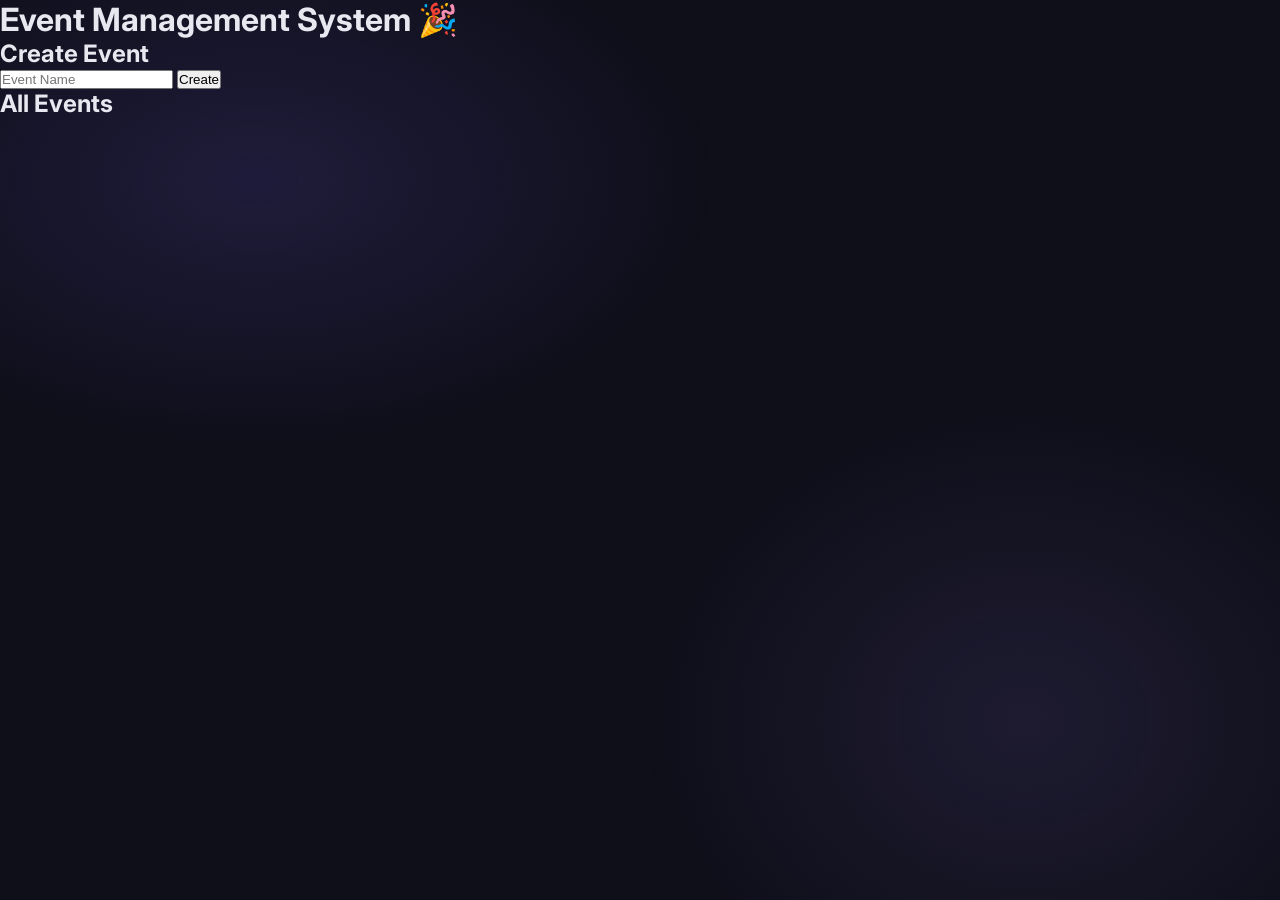
<file: frontend/index.html>
<!DOCTYPE html>
<html>

<head>
    <title>Event Manager</title>
    <link rel="stylesheet" href="style.css">
</head>

<body>

    <h1>Event Management System 🎉</h1>

    <h2>Create Event</h2>
    <input type="text" id="eventName" placeholder="Event Name">
    <button onclick="addEvent()">Create</button>

    <h2>All Events</h2>
    <ul id="eventList"></ul>

    <script src="script.js"></script>
</body>

</html>
</file>
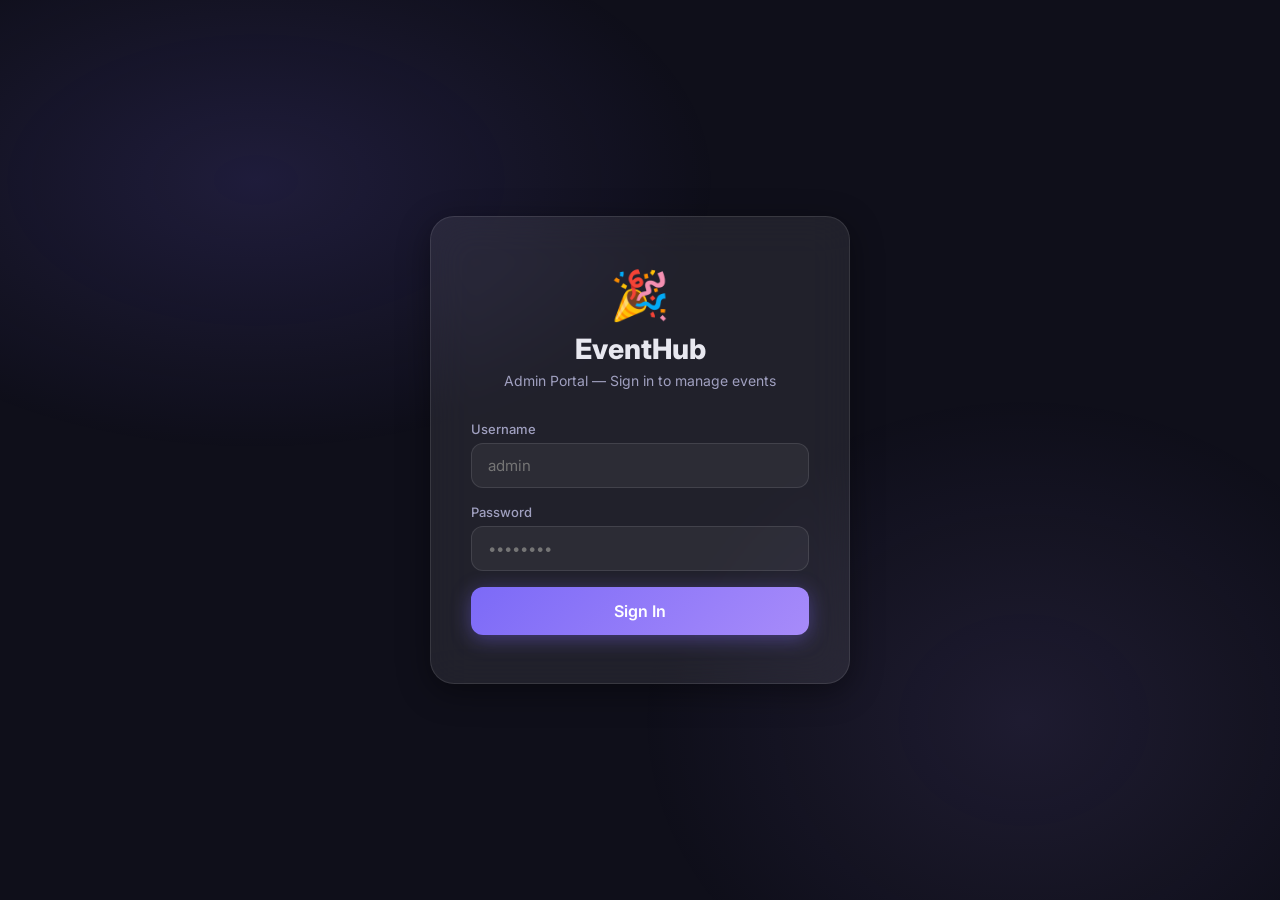
<file: frontend/dashboard.html>
<!DOCTYPE html>
<html lang="en" data-theme="dark">
<head>
  <meta charset="UTF-8">
  <meta name="viewport" content="width=device-width, initial-scale=1.0">
  <title>Dashboard — EventHub</title>
  <meta name="description" content="Admin dashboard to create, manage and track events">
  <link rel="stylesheet" href="style.css">
  <script src="config.js"></script>
</head>
<body>

  <!-- Auth guard -->
  <script>
    if (!localStorage.getItem("token")) {
      window.location.href = "login.html";
    }
    // Restore theme
    const saved = localStorage.getItem("theme") || "dark";
    document.documentElement.setAttribute("data-theme", saved);
  </script>

  <!-- NAVBAR -->
  <nav class="navbar">
    <div class="nav-brand">
      <span>🎉</span> EventHub
    </div>
    <div class="nav-actions">
      <button class="theme-toggle" id="themeToggle" onclick="toggleTheme()" title="Toggle dark/light mode"></button>
      <button class="btn btn-ghost btn-sm" onclick="logout()">🚪 Logout</button>
    </div>
  </nav>

  <!-- MAIN CONTENT -->
  <div class="dashboard-container">

    <!-- STATS ROW -->
    <div class="stats-grid" id="statsGrid">
      <div class="stat-card">
        <div class="stat-icon purple">📅</div>
        <div class="stat-info"><h3 id="statTotal">—</h3><p>Total Events</p></div>
      </div>
      <div class="stat-card">
        <div class="stat-icon green">🚀</div>
        <div class="stat-info"><h3 id="statUpcoming">—</h3><p>Upcoming Events</p></div>
      </div>
      <div class="stat-card">
        <div class="stat-icon blue">👥</div>
        <div class="stat-info"><h3 id="statRegs">—</h3><p>Total Registrations</p></div>
      </div>
      <div class="stat-card">
        <div class="stat-icon orange">🏷️</div>
        <div class="stat-info"><h3 id="statCats">—</h3><p>Categories</p></div>
      </div>
    </div>

    <!-- CREATE EVENT FORM -->
    <div class="section-card">
      <div class="section-title">✨ Create New Event</div>
      <div class="form-grid">
        <div class="form-field">
          <label for="eventName">Event Name *</label>
          <input type="text" id="eventName" placeholder="e.g. Tech Summit 2026">
        </div>
        <div class="form-field">
          <label for="eventCategory">Category</label>
          <select id="eventCategory">
            <option value="General">🌐 General</option>
            <option value="Conference">🎤 Conference</option>
            <option value="Workshop">🛠️ Workshop</option>
            <option value="Party">🎊 Party</option>
            <option value="Webinar">💻 Webinar</option>
            <option value="Other">📌 Other</option>
          </select>
        </div>
        <div class="form-field">
          <label for="eventDate">Date</label>
          <input type="date" id="eventDate">
        </div>
        <div class="form-field">
          <label for="eventCapacity">Capacity</label>
          <input type="number" id="eventCapacity" placeholder="100" min="1">
        </div>
        <div class="form-field">
          <label for="eventLocation">Location</label>
          <input type="text" id="eventLocation" placeholder="e.g. Mumbai Convention Center">
        </div>
        <div class="form-field">
          <label for="eventDescription">Description</label>
          <input type="text" id="eventDescription" placeholder="Short description...">
        </div>
      </div>
      <div style="margin-top:20px; display:flex; justify-content:flex-end;">
        <button class="btn btn-primary" style="width:auto; padding:12px 28px;" id="createBtn" onclick="addEvent()">
          ✨ Create Event
        </button>
      </div>
    </div>

    <!-- EVENTS LIST -->
    <div class="section-card">
      <div class="section-title">📋 All Events</div>

      <!-- Search & Filter toolbar -->
      <div class="toolbar">
        <div class="search-wrap">
          <span class="search-icon">🔍</span>
          <input type="text" id="searchInput" placeholder="Search events by name, location..." oninput="onSearch()">
        </div>
        <select class="filter-select" id="filterCategory" onchange="onSearch()">
          <option value="All">All Categories</option>
          <option value="General">🌐 General</option>
          <option value="Conference">🎤 Conference</option>
          <option value="Workshop">🛠️ Workshop</option>
          <option value="Party">🎊 Party</option>
          <option value="Webinar">💻 Webinar</option>
          <option value="Other">📌 Other</option>
        </select>
      </div>

      <div id="eventList"><div class="empty-state"><div class="empty-icon">⏳</div><p>Loading events...</p></div></div>
    </div>

  </div>

  <!-- ===== TOAST ===== -->
  <div class="toast-container" id="toastContainer"></div>

  <!-- ===== EDIT MODAL ===== -->
  <div class="modal-overlay" id="editModal">
    <div class="modal">
      <div class="modal-header">
        <div class="modal-title">✏️ Edit Event</div>
        <button class="modal-close" onclick="closeModal('editModal')">✕</button>
      </div>
      <div class="form-grid">
        <div class="form-field">
          <label>Event Name *</label>
          <input type="text" id="editName" placeholder="Event Name">
        </div>
        <div class="form-field">
          <label>Category</label>
          <select id="editCategory">
            <option value="General">🌐 General</option>
            <option value="Conference">🎤 Conference</option>
            <option value="Workshop">🛠️ Workshop</option>
            <option value="Party">🎊 Party</option>
            <option value="Webinar">💻 Webinar</option>
            <option value="Other">📌 Other</option>
          </select>
        </div>
        <div class="form-field">
          <label>Date</label>
          <input type="date" id="editDate">
        </div>
        <div class="form-field">
          <label>Capacity</label>
          <input type="number" id="editCapacity" min="1">
        </div>
        <div class="form-field full">
          <label>Location</label>
          <input type="text" id="editLocation" placeholder="Location">
        </div>
        <div class="form-field full">
          <label>Description</label>
          <input type="text" id="editDescription" placeholder="Description">
        </div>
      </div>
      <div class="modal-footer">
        <button class="btn btn-ghost" onclick="closeModal('editModal')">Cancel</button>
        <button class="btn btn-primary" style="width:auto;" onclick="saveEdit()">💾 Save Changes</button>
      </div>
    </div>
  </div>

  <!-- ===== DELETE CONFIRM MODAL ===== -->
  <div class="modal-overlay" id="deleteModal">
    <div class="modal" style="max-width:400px; text-align:center;">
      <div class="confirm-icon">🗑️</div>
      <div class="confirm-title">Delete Event?</div>
      <p class="confirm-text">This will permanently delete</p>
      <p class="confirm-text" id="deleteEventName" style="font-weight:700; color:var(--text); font-size:16px; margin:8px 0;"></p>
      <p class="confirm-text">All registrations for this event will also be removed.</p>
      <div class="modal-footer" style="justify-content:center; margin-top:20px;">
        <button class="btn btn-ghost" onclick="closeModal('deleteModal')">Cancel</button>
        <button class="btn btn-danger" onclick="confirmDelete()">🗑️ Delete</button>
      </div>
    </div>
  </div>

  <!-- ===== REGISTRATIONS MODAL ===== -->
  <div class="modal-overlay" id="regsModal">
    <div class="modal">
      <div class="modal-header">
        <div class="modal-title">👥 Registrations</div>
        <button class="modal-close" onclick="closeModal('regsModal')">✕</button>
      </div>
      <p style="font-size:13px; color:var(--text2); margin-bottom:16px;" id="regsEventName"></p>
      <div id="regsList"></div>
    </div>
  </div>

  <!-- ===== REGISTER MODAL ===== -->
  <div class="modal-overlay" id="registerModal">
    <div class="modal" style="max-width:400px;">
      <div class="modal-header">
        <div class="modal-title">🎟️ Register for Event</div>
        <button class="modal-close" onclick="closeModal('registerModal')">✕</button>
      </div>
      <p style="font-size:13px; color:var(--text2); margin-bottom:20px;" id="registerEventName"></p>
      <div class="form-field" style="margin-bottom:14px;">
        <label>Your Name *</label>
        <input type="text" id="regName" placeholder="John Doe">
      </div>
      <div class="form-field">
        <label>Email *</label>
        <input type="email" id="regEmail" placeholder="john@example.com">
      </div>
      <div class="modal-footer">
        <button class="btn btn-ghost" onclick="closeModal('registerModal')">Cancel</button>
        <button class="btn btn-success" onclick="submitRegistration()">🎟️ Register</button>
      </div>
    </div>
  </div>

  <script>
    // API is loaded from config.js
    let editingId = null;
    let deletingId = null;
    let registeringId = null;
    let searchTimer = null;

    // ============ THEME ============
    function toggleTheme() {
      const html = document.documentElement;
      const current = html.getAttribute("data-theme");
      const next = current === "dark" ? "light" : "dark";
      html.setAttribute("data-theme", next);
      localStorage.setItem("theme", next);
    }

    // ============ TOAST ============
    function showToast(msg, type = "info") {
      const c = document.getElementById("toastContainer");
      const t = document.createElement("div");
      t.className = `toast ${type}`;
      const icons = { success: "✅", error: "❌", info: "ℹ️" };
      t.innerHTML = `<span>${icons[type] || "ℹ️"}</span><span>${msg}</span>`;
      c.appendChild(t);
      setTimeout(() => t.remove(), 3500);
    }

    // ============ MODAL ============
    function openModal(id) { document.getElementById(id).classList.add("active"); }
    function closeModal(id) { document.getElementById(id).classList.remove("active"); }

    // Close modal on overlay click
    document.querySelectorAll(".modal-overlay").forEach(overlay => {
      overlay.addEventListener("click", e => { if (e.target === overlay) overlay.classList.remove("active"); });
    });

    // ============ STATS ============
    async function loadStats() {
      try {
        const res = await fetch(`${API}/stats`);
        const data = await res.json();
        document.getElementById("statTotal").textContent = data.totalEvents;
        document.getElementById("statUpcoming").textContent = data.upcomingEvents;
        document.getElementById("statRegs").textContent = data.totalRegistrations;

        const evRes = await fetch(`${API}/events`);
        const events = await evRes.json();
        const cats = new Set(events.map(e => e.category).filter(Boolean));
        document.getElementById("statCats").textContent = cats.size;
      } catch { /* silently fail */ }
    }

    // ============ LOAD EVENTS ============
    async function getEvents() {
      const search = document.getElementById("searchInput").value.trim();
      const category = document.getElementById("filterCategory").value;

      const params = new URLSearchParams();
      if (search) params.append("search", search);
      if (category && category !== "All") params.append("category", category);

      try {
        const res = await fetch(`${API}/events?${params}`);
        const events = await res.json();
        renderEvents(events);
      } catch {
        showToast("Failed to load events", "error");
      }
    }

    function renderEvents(events) {
      const list = document.getElementById("eventList");
      if (!events.length) {
        list.innerHTML = `<div class="empty-state"><div class="empty-icon">🗂️</div><h3>No events found</h3><p>Create your first event above or adjust your search.</p></div>`;
        return;
      }

      const catClass = { Conference:"badge-conference", Workshop:"badge-workshop", Party:"badge-party", Webinar:"badge-webinar", General:"badge-general", Other:"badge-other" };

      list.innerHTML = `<div class="events-grid">${events.map(ev => {
        const badge = catClass[ev.category] || "badge-general";
        const dateStr = ev.date ? new Date(ev.date + "T00:00").toLocaleDateString("en-IN", { day:"2-digit", month:"short", year:"numeric" }) : "TBA";
        const descText = ev.description ? ev.description.substring(0, 80) + (ev.description.length > 80 ? "…" : "") : "No description";
        return `
        <div class="event-card" id="card-${ev._id}">
          <div class="card-header">
            <div class="card-title">${ev.name}</div>
            <span class="badge ${badge}">${ev.category || "General"}</span>
          </div>
          <div class="card-meta">
            <div class="card-meta-item"><span>📅</span><span>${dateStr}</span></div>
            <div class="card-meta-item"><span>📍</span><span>${ev.location || "Location TBA"}</span></div>
            <div class="card-meta-item"><span>🪑</span><span>Capacity: ${ev.capacity || 100}</span></div>
          </div>
          <div class="card-desc">${descText}</div>
          <div class="card-footer">
            <div class="reg-count" onclick="viewRegistrations('${ev._id}','${ev.name.replace(/'/g,"\\'")}')">
              👥 Registered <span class="count-badge">${ev.registrationCount || 0}</span>
            </div>
            <div class="card-actions">
              <button class="btn btn-success btn-sm" onclick="openRegisterModal('${ev._id}','${ev.name.replace(/'/g,"\\'")}')">🎟️ Join</button>
              <button class="btn btn-edit btn-sm" onclick="openEditModal('${ev._id}','${ev.name.replace(/'/g,"\\'")}','${ev.date||""}','${ev.location||""}','${ev.description||""}','${ev.category||"General"}','${ev.capacity||100}')">✏️ Edit</button>
              <button class="btn btn-danger btn-sm" onclick="openDeleteModal('${ev._id}','${ev.name.replace(/'/g,"\\'")}')">🗑️</button>
            </div>
          </div>
        </div>`;
      }).join("")}</div>`;
    }

    // ============ SEARCH (debounced) ============
    function onSearch() {
      clearTimeout(searchTimer);
      searchTimer = setTimeout(getEvents, 300);
    }

    // ============ CREATE EVENT ============
    async function addEvent() {
      const name = document.getElementById("eventName").value.trim();
      if (!name) { showToast("Event name is required!", "error"); return; }

      const btn = document.getElementById("createBtn");
      btn.innerHTML = `<span class="spinner"></span> Creating...`;
      btn.disabled = true;

      const payload = {
        name,
        date:        document.getElementById("eventDate").value,
        location:    document.getElementById("eventLocation").value,
        description: document.getElementById("eventDescription").value,
        category:    document.getElementById("eventCategory").value,
        capacity:    parseInt(document.getElementById("eventCapacity").value) || 100
      };

      try {
        const res = await fetch(`${API}/events`, {
          method: "POST",
          headers: { "Content-Type": "application/json" },
          body: JSON.stringify(payload)
        });
        if (res.ok) {
          showToast("Event created successfully! 🎉", "success");
          ["eventName","eventDate","eventLocation","eventDescription","eventCapacity"].forEach(id => document.getElementById(id).value = "");
          document.getElementById("eventCategory").value = "General";
          getEvents(); loadStats();
        } else {
          const d = await res.json();
          showToast(d.message || "Failed to create event", "error");
        }
      } catch { showToast("Server error", "error"); }

      btn.innerHTML = "✨ Create Event";
      btn.disabled = false;
    }

    // ============ DELETE ============
    function openDeleteModal(id, name) {
      deletingId = id;
      document.getElementById("deleteEventName").textContent = `"${name}"`;
      openModal("deleteModal");
    }

    async function confirmDelete() {
      if (!deletingId) return;
      try {
        await fetch(`${API}/events/${deletingId}`, { method: "DELETE" });
        showToast("Event deleted", "success");
        closeModal("deleteModal");
        getEvents(); loadStats();
      } catch { showToast("Delete failed", "error"); }
      deletingId = null;
    }

    // ============ EDIT ============
    function openEditModal(id, name, date, location, description, category, capacity) {
      editingId = id;
      document.getElementById("editName").value = name;
      document.getElementById("editDate").value = date;
      document.getElementById("editLocation").value = location;
      document.getElementById("editDescription").value = description;
      document.getElementById("editCategory").value = category;
      document.getElementById("editCapacity").value = capacity;
      openModal("editModal");
    }

    async function saveEdit() {
      const name = document.getElementById("editName").value.trim();
      if (!name) { showToast("Event name required", "error"); return; }

      try {
        const res = await fetch(`${API}/events/${editingId}`, {
          method: "PUT",
          headers: { "Content-Type": "application/json" },
          body: JSON.stringify({
            name,
            date:        document.getElementById("editDate").value,
            location:    document.getElementById("editLocation").value,
            description: document.getElementById("editDescription").value,
            category:    document.getElementById("editCategory").value,
            capacity:    parseInt(document.getElementById("editCapacity").value) || 100
          })
        });
        if (res.ok) {
          showToast("Event updated! ✅", "success");
          closeModal("editModal");
          getEvents();
        } else { showToast("Update failed", "error"); }
      } catch { showToast("Server error", "error"); }
    }

    // ============ REGISTRATIONS VIEWER ============
    async function viewRegistrations(eventId, eventName) {
      document.getElementById("regsEventName").textContent = `Showing registrations for: ${eventName}`;
      document.getElementById("regsList").innerHTML = `<div style="text-align:center; padding:20px; color:var(--text2)"><span class="spinner" style="border-color:var(--border); border-top-color:var(--accent);"></span></div>`;
      openModal("regsModal");

      try {
        const res = await fetch(`${API}/registrations/${eventId}`);
        const regs = await res.json();
        if (!regs.length) {
          document.getElementById("regsList").innerHTML = `<div class="empty-state" style="padding:30px"><div class="empty-icon">👻</div><h3>No Registrations Yet</h3><p>Be the first to register!</p></div>`;
          return;
        }
        document.getElementById("regsList").innerHTML = `
          <div class="reg-list">
            ${regs.map((r, i) => `
              <div class="reg-item">
                <div class="reg-avatar">${r.userName ? r.userName[0].toUpperCase() : "?"}</div>
                <div class="reg-info">
                  <h4>${r.userName || "Unknown"}</h4>
                  <p>${r.userEmail || ""} • ${new Date(r.registeredAt).toLocaleDateString()}</p>
                </div>
              </div>`).join("")}
          </div>`;
      } catch { document.getElementById("regsList").innerHTML = `<p style="color:var(--danger)">Failed to load registrations.</p>`; }
    }

    // ============ REGISTER FOR EVENT ============
    function openRegisterModal(id, name) {
      registeringId = id;
      document.getElementById("registerEventName").textContent = `Registering for: ${name}`;
      document.getElementById("regName").value = "";
      document.getElementById("regEmail").value = "";
      openModal("registerModal");
    }

    async function submitRegistration() {
      const userName = document.getElementById("regName").value.trim();
      const userEmail = document.getElementById("regEmail").value.trim();
      if (!userName || !userEmail) { showToast("Name and email required", "error"); return; }

      try {
        const res = await fetch(`${API}/register`, {
          method: "POST",
          headers: { "Content-Type": "application/json" },
          body: JSON.stringify({ eventId: registeringId, userName, userEmail })
        });
        const data = await res.json();
        if (res.ok) {
          showToast("Registered successfully! 🎉", "success");
          closeModal("registerModal");
          getEvents(); loadStats();
        } else { showToast(data.message || "Registration failed", "error"); }
      } catch { showToast("Server error", "error"); }
    }

    // ============ LOGOUT ============
    function logout() {
      localStorage.removeItem("token");
      window.location.href = "login.html";
    }

    // ============ INIT ============
    getEvents();
    loadStats();
  </script>
</body>
</html>
</file>
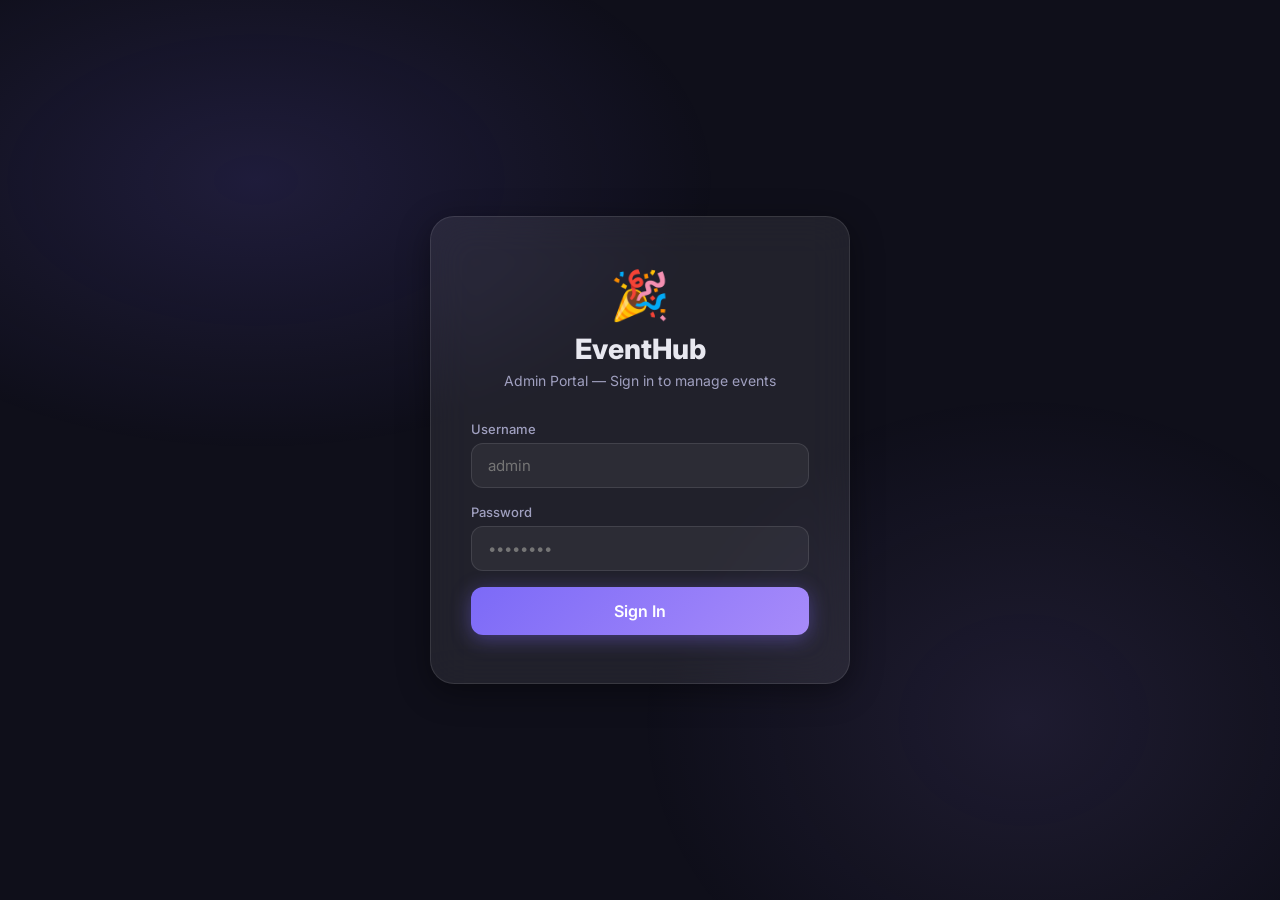
<file: frontend/login.html>
<!DOCTYPE html>
<html lang="en" data-theme="dark">
<head>
  <meta charset="UTF-8">
  <meta name="viewport" content="width=device-width, initial-scale=1.0">
  <title>Admin Login — EventHub</title>
  <meta name="description" content="Secure admin login for EventHub event management platform">
  <link rel="stylesheet" href="style.css">
  <script src="config.js"></script>
</head>
<body>
  <div class="login-container">
    <div class="login-box">
      <div class="login-logo">🎉</div>
      <h1>EventHub</h1>
      <p class="login-subtitle">Admin Portal — Sign in to manage events</p>

      <div class="input-group">
        <label for="username">Username</label>
        <input type="text" id="username" placeholder="admin" autocomplete="username">
      </div>
      <div class="input-group">
        <label for="password">Password</label>
        <input type="password" id="password" placeholder="••••••••" autocomplete="current-password">
      </div>

      <button class="btn btn-primary" id="loginBtn" onclick="login()">
        Sign In
      </button>
    </div>
  </div>

  <div class="toast-container" id="toastContainer"></div>

  <script>
    // API is loaded from config.js

    // Enter key support
    document.addEventListener("keydown", e => { if (e.key === "Enter") login(); });

    function showToast(msg, type = "info") {
      const c = document.getElementById("toastContainer");
      const t = document.createElement("div");
      t.className = `toast ${type}`;
      const icons = { success: "✅", error: "❌", info: "ℹ️" };
      t.innerHTML = `<span>${icons[type]}</span><span>${msg}</span>`;
      c.appendChild(t);
      setTimeout(() => t.remove(), 3500);
    }

    async function login() {
      const username = document.getElementById("username").value.trim();
      const password = document.getElementById("password").value;
      const btn = document.getElementById("loginBtn");

      if (!username || !password) { showToast("Please fill in all fields", "error"); return; }

      btn.innerHTML = `<span class="spinner"></span> Signing in...`;
      btn.disabled = true;

      try {
        const res = await fetch(`${API}/login`, {
          method: "POST",
          headers: { "Content-Type": "application/json" },
          body: JSON.stringify({ username, password })
        });
        const data = await res.json();
        if (res.ok) {
          localStorage.setItem("token", data.token);
          showToast("Welcome back! Redirecting...", "success");
          setTimeout(() => window.location.href = "dashboard.html", 800);
        } else {
          showToast(data.message || "Invalid credentials", "error");
          btn.innerHTML = "Sign In";
          btn.disabled = false;
        }
      } catch {
        showToast("Cannot connect to server", "error");
        btn.innerHTML = "Sign In";
        btn.disabled = false;
      }
    }
  </script>
</body>
</html>
</file>
<file: frontend/style.css>
@import url('https://fonts.googleapis.com/css2?family=Inter:wght@300;400;500;600;700;800&display=swap');

/* ===== CSS VARIABLES ===== */
:root {
  --bg: #0f0f1a;
  --bg2: #16162a;
  --surface: rgba(255,255,255,0.05);
  --surface2: rgba(255,255,255,0.08);
  --border: rgba(255,255,255,0.1);
  --text: #e8e8f0;
  --text2: #a0a0c0;
  --accent: #7c6af7;
  --accent2: #a78bfa;
  --success: #10d9a0;
  --danger: #f5416d;
  --warn: #f59e0b;
  --info: #38bdf8;
  --radius: 16px;
  --shadow: 0 8px 32px rgba(0,0,0,0.4);
  --transition: 0.25s cubic-bezier(0.4,0,0.2,1);
}

[data-theme="light"] {
  --bg: #f0f2ff;
  --bg2: #e8eaf8;
  --surface: rgba(255,255,255,0.8);
  --surface2: rgba(255,255,255,0.95);
  --border: rgba(0,0,0,0.08);
  --text: #1a1a2e;
  --text2: #555577;
  --accent: #6c5ce7;
  --accent2: #8b78f0;
  --shadow: 0 8px 32px rgba(108,92,231,0.12);
}

/* ===== RESET ===== */
*, *::before, *::after { box-sizing: border-box; margin: 0; padding: 0; }
html { scroll-behavior: smooth; }

body {
  font-family: 'Inter', sans-serif;
  background: var(--bg);
  color: var(--text);
  min-height: 100vh;
  transition: background var(--transition), color var(--transition);
}

/* ===== ANIMATED BACKGROUND ===== */
body::before {
  content: '';
  position: fixed; inset: 0; z-index: -1;
  background:
    radial-gradient(ellipse 60% 50% at 20% 20%, rgba(124,106,247,0.15) 0%, transparent 60%),
    radial-gradient(ellipse 50% 60% at 80% 80%, rgba(167,139,250,0.1) 0%, transparent 60%);
  pointer-events: none;
}

/* ===== LOGIN PAGE ===== */
.login-container {
  min-height: 100vh;
  display: flex; align-items: center; justify-content: center;
  padding: 20px;
}

.login-box {
  background: var(--surface2);
  backdrop-filter: blur(20px);
  border: 1px solid var(--border);
  border-radius: 24px;
  padding: 48px 40px;
  width: 100%; max-width: 420px;
  box-shadow: var(--shadow);
  text-align: center;
  animation: slideUp 0.5s ease;
}

.login-logo {
  font-size: 48px; margin-bottom: 8px;
}

.login-box h1 {
  font-size: 28px; font-weight: 800;
  color: var(--text); margin-bottom: 6px;
}

.login-subtitle {
  color: var(--text2); font-size: 14px; margin-bottom: 32px;
}

.input-group {
  position: relative; margin-bottom: 16px; text-align: left;
}

.input-group label {
  display: block; font-size: 13px; font-weight: 500;
  color: var(--text2); margin-bottom: 6px;
}

.input-group input {
  width: 100%; padding: 12px 16px;
  background: var(--surface); border: 1px solid var(--border);
  border-radius: 12px; color: var(--text);
  font-size: 15px; font-family: inherit;
  transition: border var(--transition), box-shadow var(--transition);
  outline: none;
}

.input-group input:focus {
  border-color: var(--accent);
  box-shadow: 0 0 0 3px rgba(124,106,247,0.2);
}

/* ===== BUTTONS ===== */
.btn {
  display: inline-flex; align-items: center; gap: 8px;
  padding: 12px 20px; border: none; border-radius: 12px;
  font-family: inherit; font-size: 14px; font-weight: 600;
  cursor: pointer; transition: all var(--transition);
  text-decoration: none; white-space: nowrap;
}

.btn-primary {
  background: linear-gradient(135deg, var(--accent), var(--accent2));
  color: #fff; width: 100%; justify-content: center;
  padding: 14px; font-size: 16px;
  box-shadow: 0 4px 20px rgba(124,106,247,0.4);
}

.btn-primary:hover {
  transform: translateY(-2px);
  box-shadow: 0 8px 28px rgba(124,106,247,0.5);
}

.btn-danger {
  background: rgba(245,65,109,0.15); color: var(--danger);
  border: 1px solid rgba(245,65,109,0.3);
}
.btn-danger:hover { background: var(--danger); color: #fff; transform: translateY(-1px); }

.btn-success {
  background: rgba(16,217,160,0.15); color: var(--success);
  border: 1px solid rgba(16,217,160,0.3);
}
.btn-success:hover { background: var(--success); color: #fff; transform: translateY(-1px); }

.btn-edit {
  background: rgba(56,189,248,0.15); color: var(--info);
  border: 1px solid rgba(56,189,248,0.3);
}
.btn-edit:hover { background: var(--info); color: #fff; transform: translateY(-1px); }

.btn-ghost {
  background: var(--surface); color: var(--text2);
  border: 1px solid var(--border);
}
.btn-ghost:hover { background: var(--surface2); color: var(--text); }

.btn-sm { padding: 8px 14px; font-size: 12px; border-radius: 8px; }

/* ===== NAVBAR ===== */
.navbar {
  display: flex; align-items: center; justify-content: space-between;
  padding: 16px 32px;
  background: var(--surface); backdrop-filter: blur(20px);
  border-bottom: 1px solid var(--border);
  position: sticky; top: 0; z-index: 100;
}

.nav-brand {
  display: flex; align-items: center; gap: 12px;
  font-size: 20px; font-weight: 800; color: var(--text);
}

.nav-brand span { font-size: 28px; }

.nav-actions { display: flex; align-items: center; gap: 12px; }

/* Dark mode toggle */
.theme-toggle {
  width: 44px; height: 24px;
  background: var(--surface2); border: 1px solid var(--border);
  border-radius: 24px; cursor: pointer; position: relative;
  transition: all var(--transition);
}
.theme-toggle::after {
  content: '';
  position: absolute; top: 3px; left: 3px;
  width: 16px; height: 16px; border-radius: 50%;
  background: var(--accent);
  transition: transform var(--transition);
}
[data-theme="light"] .theme-toggle::after { transform: translateX(20px); }

/* ===== DASHBOARD LAYOUT ===== */
.dashboard-container {
  max-width: 1100px; margin: 0 auto; padding: 32px 24px;
}

/* ===== STATS CARDS ===== */
.stats-grid {
  display: grid; grid-template-columns: repeat(auto-fit, minmax(200px, 1fr));
  gap: 20px; margin-bottom: 32px;
}

.stat-card {
  background: var(--surface); border: 1px solid var(--border);
  border-radius: var(--radius); padding: 24px;
  display: flex; align-items: center; gap: 16px;
  transition: transform var(--transition), box-shadow var(--transition);
}

.stat-card:hover { transform: translateY(-4px); box-shadow: var(--shadow); }

.stat-icon {
  font-size: 32px; width: 60px; height: 60px;
  border-radius: 14px; display: flex; align-items: center; justify-content: center;
}

.stat-icon.purple { background: rgba(124,106,247,0.2); }
.stat-icon.green  { background: rgba(16,217,160,0.2); }
.stat-icon.blue   { background: rgba(56,189,248,0.2); }
.stat-icon.orange { background: rgba(245,158,11,0.2); }

.stat-info h3 { font-size: 28px; font-weight: 800; }
.stat-info p  { font-size: 13px; color: var(--text2); }

/* ===== SECTION CARD ===== */
.section-card {
  background: var(--surface); border: 1px solid var(--border);
  border-radius: var(--radius); padding: 28px; margin-bottom: 28px;
}

.section-title {
  font-size: 18px; font-weight: 700; margin-bottom: 20px;
  display: flex; align-items: center; gap: 8px;
}

/* ===== CREATE EVENT FORM ===== */
.form-grid {
  display: grid; grid-template-columns: 1fr 1fr;
  gap: 16px;
}
.form-grid .full { grid-column: 1 / -1; }

.form-field label {
  display: block; font-size: 13px; font-weight: 500;
  color: var(--text2); margin-bottom: 6px;
}

.form-field input,
.form-field select,
.form-field textarea {
  width: 100%; padding: 11px 14px;
  background: var(--surface2); border: 1px solid var(--border);
  border-radius: 10px; color: var(--text);
  font-size: 14px; font-family: inherit; outline: none;
  transition: border var(--transition), box-shadow var(--transition);
}

.form-field select option { background: var(--bg2); }

.form-field input:focus, .form-field select:focus, .form-field textarea:focus {
  border-color: var(--accent);
  box-shadow: 0 0 0 3px rgba(124,106,247,0.15);
}

/* ===== SEARCH & FILTER BAR ===== */
.toolbar {
  display: flex; gap: 12px; margin-bottom: 20px;
  flex-wrap: wrap; align-items: center;
}

.search-wrap {
  position: relative; flex: 1; min-width: 200px;
}

.search-wrap input {
  width: 100%; padding: 10px 14px 10px 40px;
  background: var(--surface2); border: 1px solid var(--border);
  border-radius: 10px; color: var(--text);
  font-size: 14px; font-family: inherit; outline: none;
  transition: border var(--transition);
}
.search-wrap input:focus { border-color: var(--accent); }

.search-icon {
  position: absolute; left: 13px; top: 50%;
  transform: translateY(-50%); color: var(--text2); font-size: 16px;
}

.filter-select {
  padding: 10px 14px;
  background: var(--surface2); border: 1px solid var(--border);
  border-radius: 10px; color: var(--text);
  font-size: 14px; font-family: inherit; outline: none; cursor: pointer;
}
.filter-select option { background: var(--bg2); }

/* ===== EVENT CARDS ===== */
.events-grid {
  display: grid; grid-template-columns: repeat(auto-fill, minmax(320px, 1fr));
  gap: 20px;
}

.event-card {
  background: var(--surface2); border: 1px solid var(--border);
  border-radius: var(--radius); padding: 22px;
  transition: all var(--transition); position: relative; overflow: hidden;
  animation: fadeIn 0.4s ease;
}

.event-card:hover { transform: translateY(-4px); box-shadow: var(--shadow); }

.event-card::before {
  content: ''; position: absolute; top: 0; left: 0; right: 0; height: 3px;
  background: linear-gradient(90deg, var(--accent), var(--accent2));
}

.card-header {
  display: flex; justify-content: space-between; align-items: flex-start;
  margin-bottom: 14px;
}

.card-title { font-size: 17px; font-weight: 700; color: var(--text); }

/* Category Badges */
.badge {
  display: inline-flex; align-items: center; gap: 4px;
  padding: 4px 10px; border-radius: 20px;
  font-size: 11px; font-weight: 600; text-transform: uppercase; letter-spacing: 0.5px;
}
.badge-conference { background: rgba(124,106,247,0.2); color: var(--accent2); border: 1px solid rgba(124,106,247,0.3); }
.badge-workshop   { background: rgba(245,158,11,0.2);  color: var(--warn);    border: 1px solid rgba(245,158,11,0.3); }
.badge-party      { background: rgba(245,65,109,0.2);  color: var(--danger);  border: 1px solid rgba(245,65,109,0.3); }
.badge-webinar    { background: rgba(56,189,248,0.2);  color: var(--info);    border: 1px solid rgba(56,189,248,0.3); }
.badge-general    { background: rgba(16,217,160,0.2);  color: var(--success); border: 1px solid rgba(16,217,160,0.3); }
.badge-other      { background: rgba(160,160,192,0.2); color: var(--text2);   border: 1px solid rgba(160,160,192,0.3); }

.card-meta { display: flex; flex-direction: column; gap: 6px; margin-bottom: 14px; }
.card-meta-item { display: flex; align-items: center; gap: 8px; font-size: 13px; color: var(--text2); }
.card-meta-item span:first-child { font-size: 15px; }

.card-desc { font-size: 13px; color: var(--text2); margin-bottom: 16px; line-height: 1.5; }

.card-footer {
  display: flex; align-items: center; justify-content: space-between;
  padding-top: 14px; border-top: 1px solid var(--border);
}

.reg-count {
  display: flex; align-items: center; gap: 6px;
  font-size: 13px; color: var(--text2); cursor: pointer;
}
.reg-count:hover { color: var(--accent); }
.reg-count .count-badge {
  background: rgba(124,106,247,0.2); color: var(--accent2);
  padding: 2px 8px; border-radius: 20px; font-size: 11px; font-weight: 700;
}

.card-actions { display: flex; gap: 8px; }

/* Empty state */
.empty-state {
  text-align: center; padding: 60px 20px; color: var(--text2);
}
.empty-state .empty-icon { font-size: 56px; margin-bottom: 16px; }
.empty-state h3 { font-size: 20px; font-weight: 600; margin-bottom: 8px; color: var(--text); }
.empty-state p  { font-size: 14px; }

/* ===== MODAL ===== */
.modal-overlay {
  position: fixed; inset: 0; z-index: 1000;
  background: rgba(0,0,0,0.7); backdrop-filter: blur(4px);
  display: flex; align-items: center; justify-content: center;
  opacity: 0; visibility: hidden; transition: all var(--transition);
  padding: 20px;
}
.modal-overlay.active { opacity: 1; visibility: visible; }

.modal {
  background: var(--bg2); border: 1px solid var(--border);
  border-radius: 24px; padding: 32px; width: 100%; max-width: 500px;
  box-shadow: 0 24px 80px rgba(0,0,0,0.6);
  transform: scale(0.9) translateY(20px);
  transition: transform var(--transition);
  max-height: 90vh; overflow-y: auto;
}
.modal-overlay.active .modal { transform: scale(1) translateY(0); }

.modal-header {
  display: flex; justify-content: space-between; align-items: center;
  margin-bottom: 24px;
}
.modal-title { font-size: 20px; font-weight: 700; }
.modal-close {
  width: 32px; height: 32px; border-radius: 8px;
  border: none; background: var(--surface2); color: var(--text2);
  cursor: pointer; font-size: 18px; display: flex; align-items: center; justify-content: center;
  transition: all var(--transition);
}
.modal-close:hover { background: var(--danger); color: #fff; }

.modal-footer { display: flex; gap: 12px; margin-top: 24px; justify-content: flex-end; }

/* Delete confirm modal */
.confirm-icon { font-size: 48px; text-align: center; margin-bottom: 16px; }
.confirm-title { font-size: 20px; font-weight: 700; text-align: center; margin-bottom: 8px; }
.confirm-text { font-size: 14px; color: var(--text2); text-align: center; margin-bottom: 4px; }

/* Registration list */
.reg-list { display: flex; flex-direction: column; gap: 10px; }
.reg-item {
  display: flex; align-items: center; gap: 12px;
  padding: 12px; background: var(--surface);
  border-radius: 10px; border: 1px solid var(--border);
}
.reg-avatar {
  width: 36px; height: 36px; border-radius: 50%;
  background: linear-gradient(135deg, var(--accent), var(--accent2));
  display: flex; align-items: center; justify-content: center;
  font-size: 14px; font-weight: 700; color: #fff; flex-shrink: 0;
}
.reg-info h4 { font-size: 14px; font-weight: 600; }
.reg-info p  { font-size: 12px; color: var(--text2); }

/* ===== TOAST NOTIFICATIONS ===== */
.toast-container {
  position: fixed; bottom: 24px; right: 24px; z-index: 9999;
  display: flex; flex-direction: column; gap: 12px;
}
.toast {
  display: flex; align-items: center; gap: 12px;
  padding: 14px 18px; border-radius: 14px; min-width: 280px;
  border: 1px solid var(--border);
  box-shadow: 0 8px 32px rgba(0,0,0,0.3);
  animation: toastIn 0.3s ease;
  font-size: 14px; font-weight: 500;
  backdrop-filter: blur(20px);
}
.toast.success { background: rgba(16,217,160,0.15); border-color: rgba(16,217,160,0.4); color: var(--success); }
.toast.error   { background: rgba(245,65,109,0.15);  border-color: rgba(245,65,109,0.4);  color: var(--danger); }
.toast.info    { background: rgba(124,106,247,0.15); border-color: rgba(124,106,247,0.4); color: var(--accent2); }

/* ===== LOADING SPINNER ===== */
.spinner {
  width: 20px; height: 20px; border: 2px solid rgba(255,255,255,0.3);
  border-top-color: #fff; border-radius: 50%;
  animation: spin 0.6s linear infinite; display: inline-block;
}

/* ===== ANIMATIONS ===== */
@keyframes slideUp {
  from { opacity: 0; transform: translateY(30px); }
  to   { opacity: 1; transform: translateY(0); }
}
@keyframes fadeIn {
  from { opacity: 0; transform: translateY(10px); }
  to   { opacity: 1; transform: translateY(0); }
}
@keyframes toastIn {
  from { opacity: 0; transform: translateX(100px); }
  to   { opacity: 1; transform: translateX(0); }
}
@keyframes spin {
  to { transform: rotate(360deg); }
}

/* ===== RESPONSIVE ===== */
@media (max-width: 600px) {
  .navbar { padding: 14px 16px; }
  .dashboard-container { padding: 20px 16px; }
  .form-grid { grid-template-columns: 1fr; }
  .events-grid { grid-template-columns: 1fr; }
  .stats-grid { grid-template-columns: 1fr 1fr; }
}
</file>
